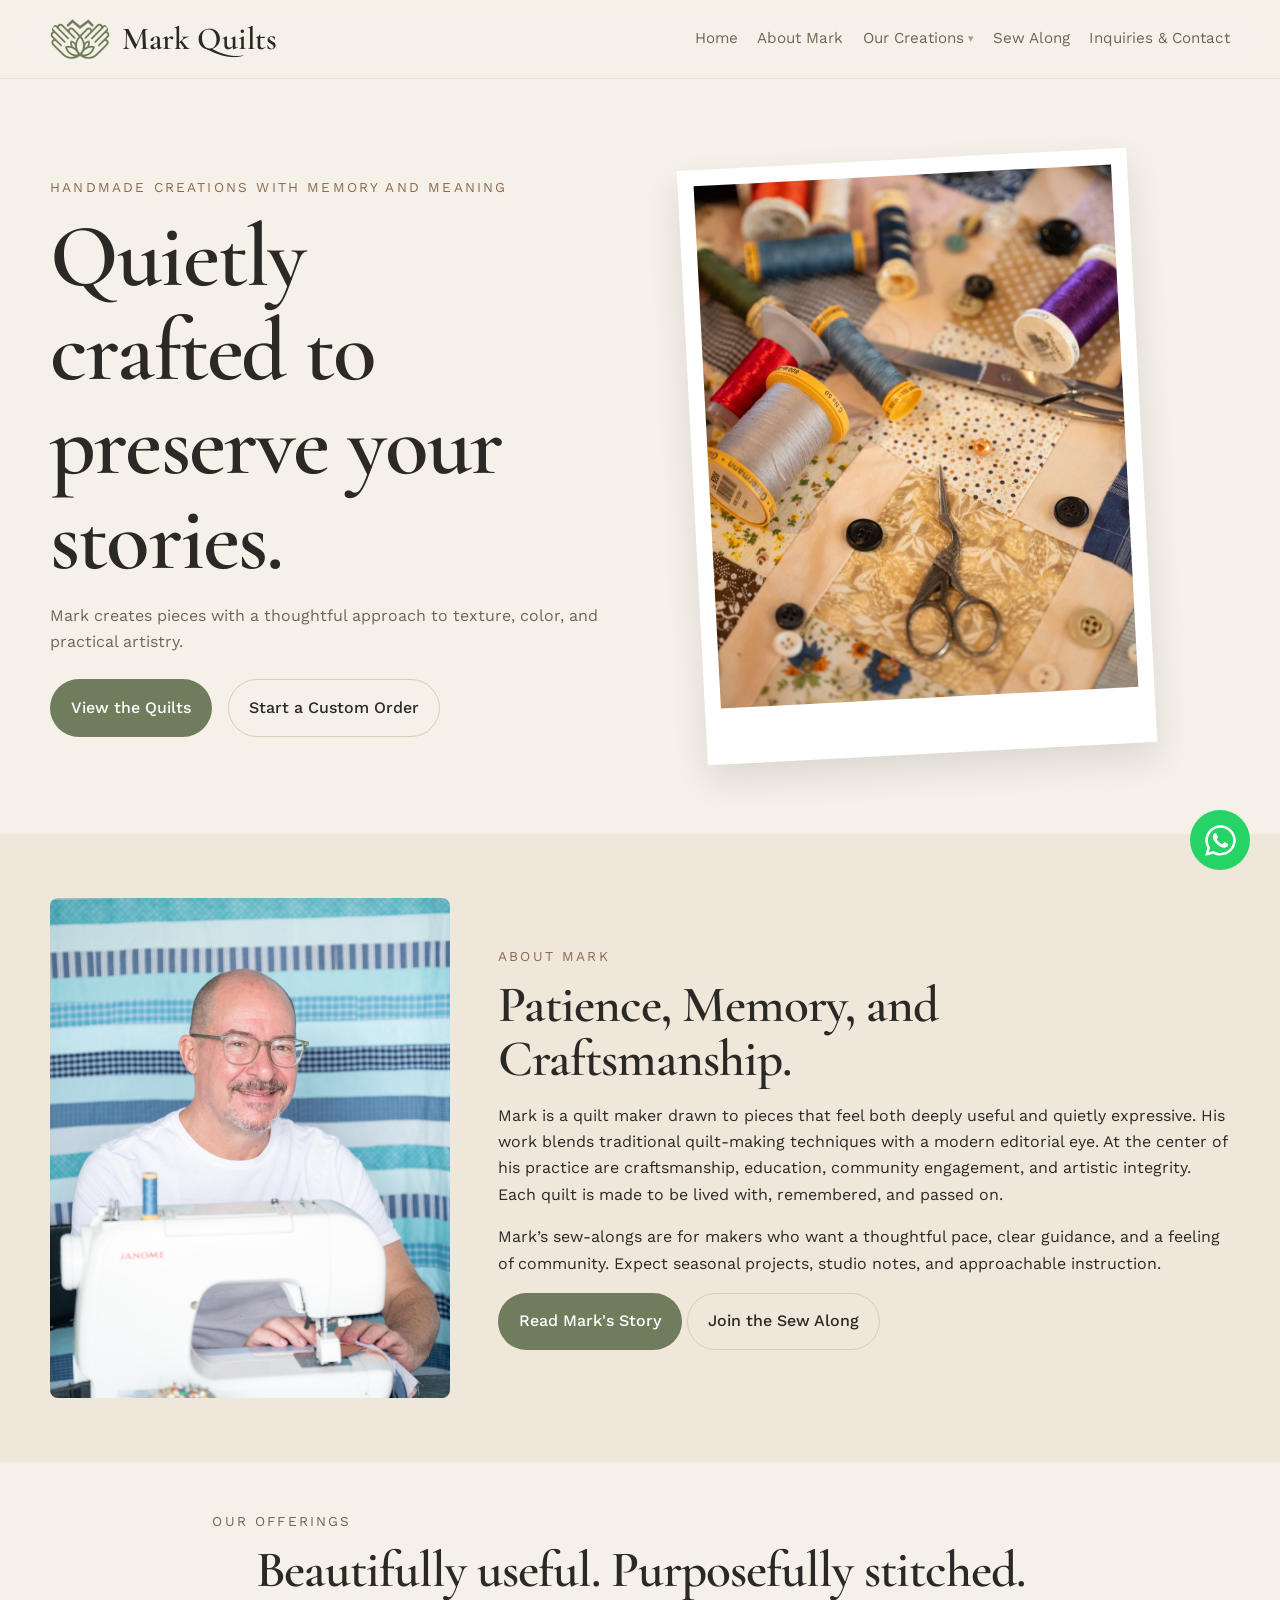
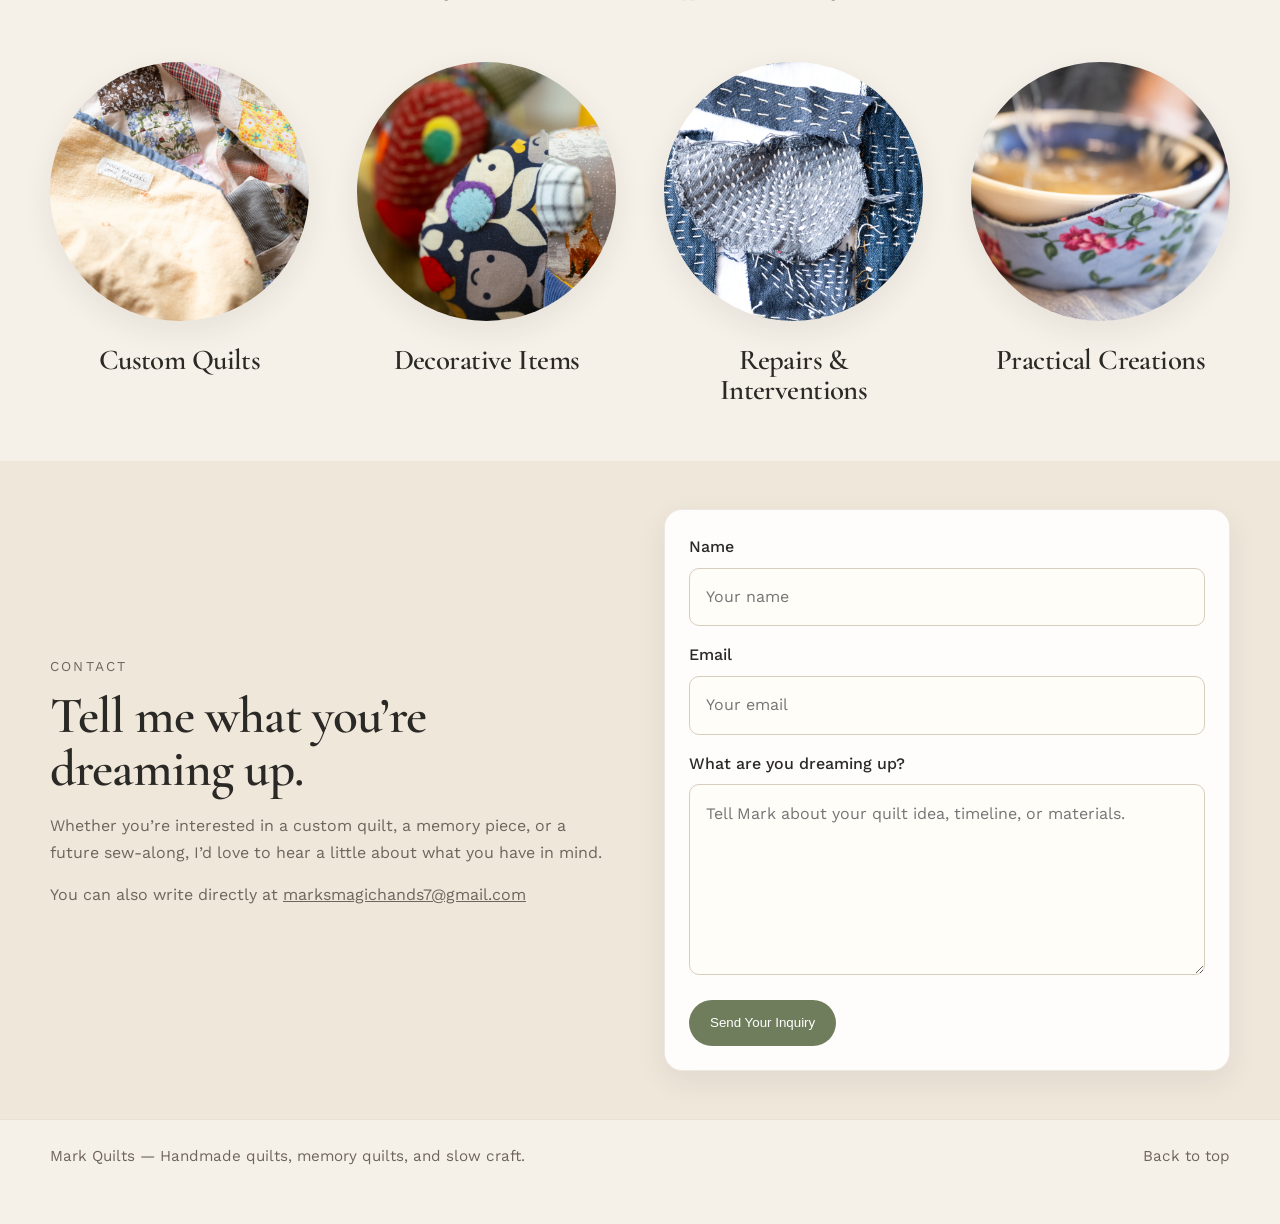
<file: index.html>
<!DOCTYPE html>
<html lang="en">

<head>
  <meta charset="UTF-8" />
  <meta name="viewport" content="width=device-width, initial-scale=1.0" />
  <title>Mark Quilts — Handmade Creations</title>
  <meta name="description"
    content="Handmade quilts and memory quilts by Mark. Crafted with care, warmth, and elegance." />
  <link rel="preconnect" href="https://fonts.googleapis.com">
  <link rel="preconnect" href="https://fonts.gstatic.com" crossorigin>
  <link
    href="https://fonts.googleapis.com/css2?family=Cormorant+Garamond:wght@500;600;700&family=Work+Sans:wght@400;500;600&display=swap"
    rel="stylesheet">
  <link rel="stylesheet" href="style.css" />
</head>

<body>
  <a class="skip-link" href="#main">Skip to content</a>
  <header class="site-header">
    <div class="container nav-wrap">
      <a href="/" class="site-branding" style="display: flex; align-items: center; gap: 12px; text-decoration: none;">
        <img src="assets/images/logo_green.png" alt="Mark Quilts logo"
          style="height: 40px; width: auto; mask: none; -webkit-mask: none;">
        <span class="brand">Mark Quilts</span>
      </a>

      <button class="menu-toggle" aria-expanded="false" aria-controls="site-nav" aria-label="Open menu">
        <span></span><span></span><span></span>
      </button>

      <nav id="site-nav" class="site-nav" aria-label="Primary navigation">
        <a href="index.html">Home</a>
        <a href="story.html">About Mark</a>

                <!-- New Dropdown Menu -->
                <div class="dropdown">
                    <a  class="dropdown-toggle">Our Creations</a>
                    <div class="dropdown-menu">
                        <a href="quilts.html">Custom Quilts</a>
                        <a href="decorative.html">Decorative Items</a>
                        <a href="alterations.html">Repairs & Interventions</a>
                        <a href="practical.html">Practical Creations</a>
                    </div>
                </div>

        <a href="sew.html">Sew Along</a>
         <a href="contact.html">Inquiries & Contact</a>
      </nav>

    </div>
  </header>
  <main id="main">

    <section id="home" class="hero section">
      <div class="container hero-grid" style="align-items: center;">
        <div class="hero-copy">
          <p class="eyebrow">Handmade creations with memory and meaning</p>
          <h1>Quietly crafted to preserve your stories.</h1>
          <p class="hero-text">
            Mark creates pieces with a thoughtful approach to texture, color,  
            and practical artistry.
          </p>
          <div class="hero-actions">
            <a class="btn btn-primary" href="quilts.html">View the Quilts</a>
            <a class="btn btn-secondary" href="contact.html">Start a Custom Order</a>
          </div>
        </div>

        <div class="hero-media" style="display: flex; justify-content: flex-start; padding: 2rem 2rem 2rem 0;">
          <!-- Polaroid Wrapper (Aligned left to close the gap) -->
          <div
            style="background: white; padding: 1rem 1rem 3.5rem 1rem; box-shadow: 0 15px 35px rgba(0,0,0,0.11); transform: rotate(-3deg); transition: transform 0.3s ease; max-width: 450px; width: 100%;">
            <img src="assets/images/hero-quilt.jpg" alt="A handmade quilt draped in a warm, softly lit room"
              loading="eager"
              style="width: 100%; aspect-ratio: 4/5; object-fit: cover; border-radius: 0 !important; margin: 0;">
          </div>
        </div>
      </div>
    </section>

    <section id="about" class="section section-soft" style="padding: 4rem 0;">
      <div class="container">
        <div class="about-grid" style="display: flex; align-items: center; gap: 3rem; flex-wrap: wrap;">

          <div class="about-image" style="flex: 1; min-width: 300px; max-width: 400px; margin: 0 auto;">
            <img src="assets/images/about-mark.jpg" alt="Mark working on a quilt in his studio"
              style="width: 100%; height: auto; border-radius: 8px; object-fit: cover; aspect-ratio: 4/5;">
          </div>

          <div class="about-content" style="flex: 1; min-width: 300px;">
            <p class="eyebrow">About Mark</p>
            <h2>Patience, Memory, and Craftsmanship.</h2>
            <p>
              Mark is a quilt maker drawn to pieces that feel both deeply useful and quietly expressive. His work blends
              traditional quilt-making techniques with a modern editorial eye. At the center of his practice are
              craftsmanship, education, community engagement, and artistic integrity. Each quilt is made to be lived
              with, remembered, and passed on.
            </p>
            <p>
              Mark’s sew-alongs are for makers who want a thoughtful pace, clear guidance, and a feeling of community.
              Expect seasonal projects, studio notes, and approachable instruction.
            </p>

            <!-- New Call to Action button -->
            <a href="story.html" class="btn btn-primary">Read Mark's Story</a>
            <a class="btn btn-secondary" href="sew.html">Join the Sew Along</a>
          </div>

        </div>
      </div>
    </section>

    <section id="quilts" class="section">
      <div class="container">
        <div class="section-heading" style="text-align: center; margin-bottom: 4rem;">
          <p class="eyebrow">Our Offerings</p>
          <h2>Beautifully useful. Purposefully stitched.</h2>
        </div>

        <div style="display: grid; grid-template-columns: repeat(auto-fit, minmax(220px, 1fr)); gap: 3rem;">

          <div style="text-align: center;">
            <a href="quilts.html" class="circle-link">
              <img src="assets/images/cat-quilts.jpg" alt="Quilts" class="circle-img">
              <div class="circle-overlay">
                <p class="circle-desc">Custom bed and memory quilts designed for your home.</p>
              </div>
            </a>
            <h3 class="circle-title" style="margin-top: 1.5rem;">
              <a href="quilts.html" style="text-decoration: none; color: #2B2926;">Custom Quilts</a>
            </h3>
          </div>

          <div style="text-align: center;">
            <a href="decorative.html" class="circle-link">
              <img src="assets/images/Mark-60.jpg" alt="Decorative Quilts" class="circle-img">
              <div class="circle-overlay">
                <p class="circle-desc">Wall hangings and artful touches for quiet spaces.</p>
              </div>
            </a>
            <h3 class="circle-title" style="margin-top: 1.5rem;">
              <a href="decorative.html" style="text-decoration: none; color: #2B2926;">Decorative Items</a>
            </h3>
          </div>

          <div style="text-align: center;">
            <a href="alterations.html" class="circle-link">
              <img src="assets/images/Mark-80.jpg" alt="Alterations" class="circle-img">
              <div class="circle-overlay">
                <p class="circle-desc">Visible mending and thoughtful repairs to loved textiles.</p>
              </div>
            </a>
            <h3 class="circle-title" style="margin-top: 1.5rem;">
              <a href="alterations.html" style="text-decoration: none; color: #2B2926;">Repairs & Interventions</a>
            </h3>
          </div>

          <div style="text-align: center;">
            <a href="practical.html" class="circle-link">
              <img src="assets/images/Mark-50.jpg" alt="Practical Creations" class="circle-img">
              <div class="circle-overlay">
                <p class="circle-desc">Everyday objects made beautiful, from bags to coasters.</p>
              </div>
            </a>
            <h3 class="circle-title" style="margin-top: 1.5rem;">
              <a href="practical.html" style="text-decoration: none; color: #2B2926;">Practical Creations</a>
            </h3>
          </div>

        </div>

      </div>
      </div>
    </section>

    <section id="contact" class="section section-soft">
  <div class="container contact-grid">
    <div class="contact-copy">
      <p class="eyebrow">Contact</p>
      <h2>Tell me what you’re dreaming up.</h2>
      <p>
        Whether you’re interested in a custom quilt, a memory piece, or a future sew-along,
        I’d love to hear a little about what you have in mind.
      </p>
      <p class="contact-note">You can also write directly at <a href="mailto:marksmagichands7@gmail.com">marksmagichands7@gmail.com</a></p>
    </div>

    <form class="contact-form">
      <label for="name">Name</label>
      <input id="name" name="name" type="text" placeholder="Your name" />

      <label for="email">Email</label>
      <input id="email" name="email" type="email" placeholder="Your email" />

      <label for="message">What are you dreaming up?</label>
      <textarea id="message" name="message" rows="6" placeholder="Tell Mark about your quilt idea, timeline, or materials."></textarea>

      <button class="btn btn-primary" type="submit">Send Your Inquiry</button>
    </form>
  </div>
  
  <!-- Botón Flotante de WhatsApp con Animación -->
  <a href="https://wa.me/525536543049?text=Hola,%20me%20interesa%20tu%20servicio" class="whatsapp-btn-pulse" target="_blank" rel="noopener noreferrer">
    <svg xmlns="http://www.w3.org/2000/svg" viewBox="0 0 448 512" fill="currentColor">
      <path d="M380.9 97.1C339 55.1 283.2 32 223.9 32c-122.4 0-222 99.6-222 222 0 39.1 10.2 77.3 29.6 111L0 480l117.7-30.9c32.4 17.7 68.9 27 106.1 27h.1c122.3 0 224.1-99.6 224.1-222 0-59.3-25.2-115-67.1-157.1zm-157 341.6c-33.2 0-65.7-8.9-94-25.7l-6.7-4-69.8 18.3L72 359.2l-4.4-7c-18.5-29.4-28.2-63.3-28.2-98.2 0-101.7 82.8-184.5 184.6-184.5 49.3 0 95.6 19.2 130.4 54.1 34.8 34.9 56.2 81.2 56.1 130.5 0 101.8-84.9 184.6-186.6 184.6zm101.2-138.2c-5.5-2.8-32.8-16.2-37.9-18-5.1-1.9-8.8-2.8-12.5 2.8-3.7 5.6-14.3 18-17.6 21.8-3.2 3.7-6.5 4.2-12 1.4-32.6-16.3-54-29.1-75.5-66-5.7-9.8 5.7-9.1 16.3-30.3 1.8-3.7.9-6.9-.5-9.7-1.4-2.8-12.5-30.1-17.1-41.2-4.5-10.8-9.1-9.3-12.5-9.5-3.2-.2-6.9-.2-10.6-.2-3.7 0-9.7 1.4-14.8 6.9-5.1 5.6-19.4 19-19.4 46.3 0 27.3 19.9 53.7 22.6 57.4 2.8 3.7 39.1 59.7 94.8 83.8 35.2 15.2 49 16.5 66.6 13.9 10.7-1.6 32.8-13.4 37.4-26.4 4.6-13 4.6-24.1 3.2-26.4-1.3-2.5-5-3.9-10.5-6.6z"/>
    </svg>
  </a>
</section>



    
  </main>
  <footer class="site-footer">
    <div class="container footer-wrap">
      <p>Mark Quilts — Handmade quilts, memory quilts, and slow craft.</p>
      <p><a href="index.html">Back to top</a></p>
    </div>
  </footer>
  <script src="script.js" defer></script>
</body>

</html>
</file>
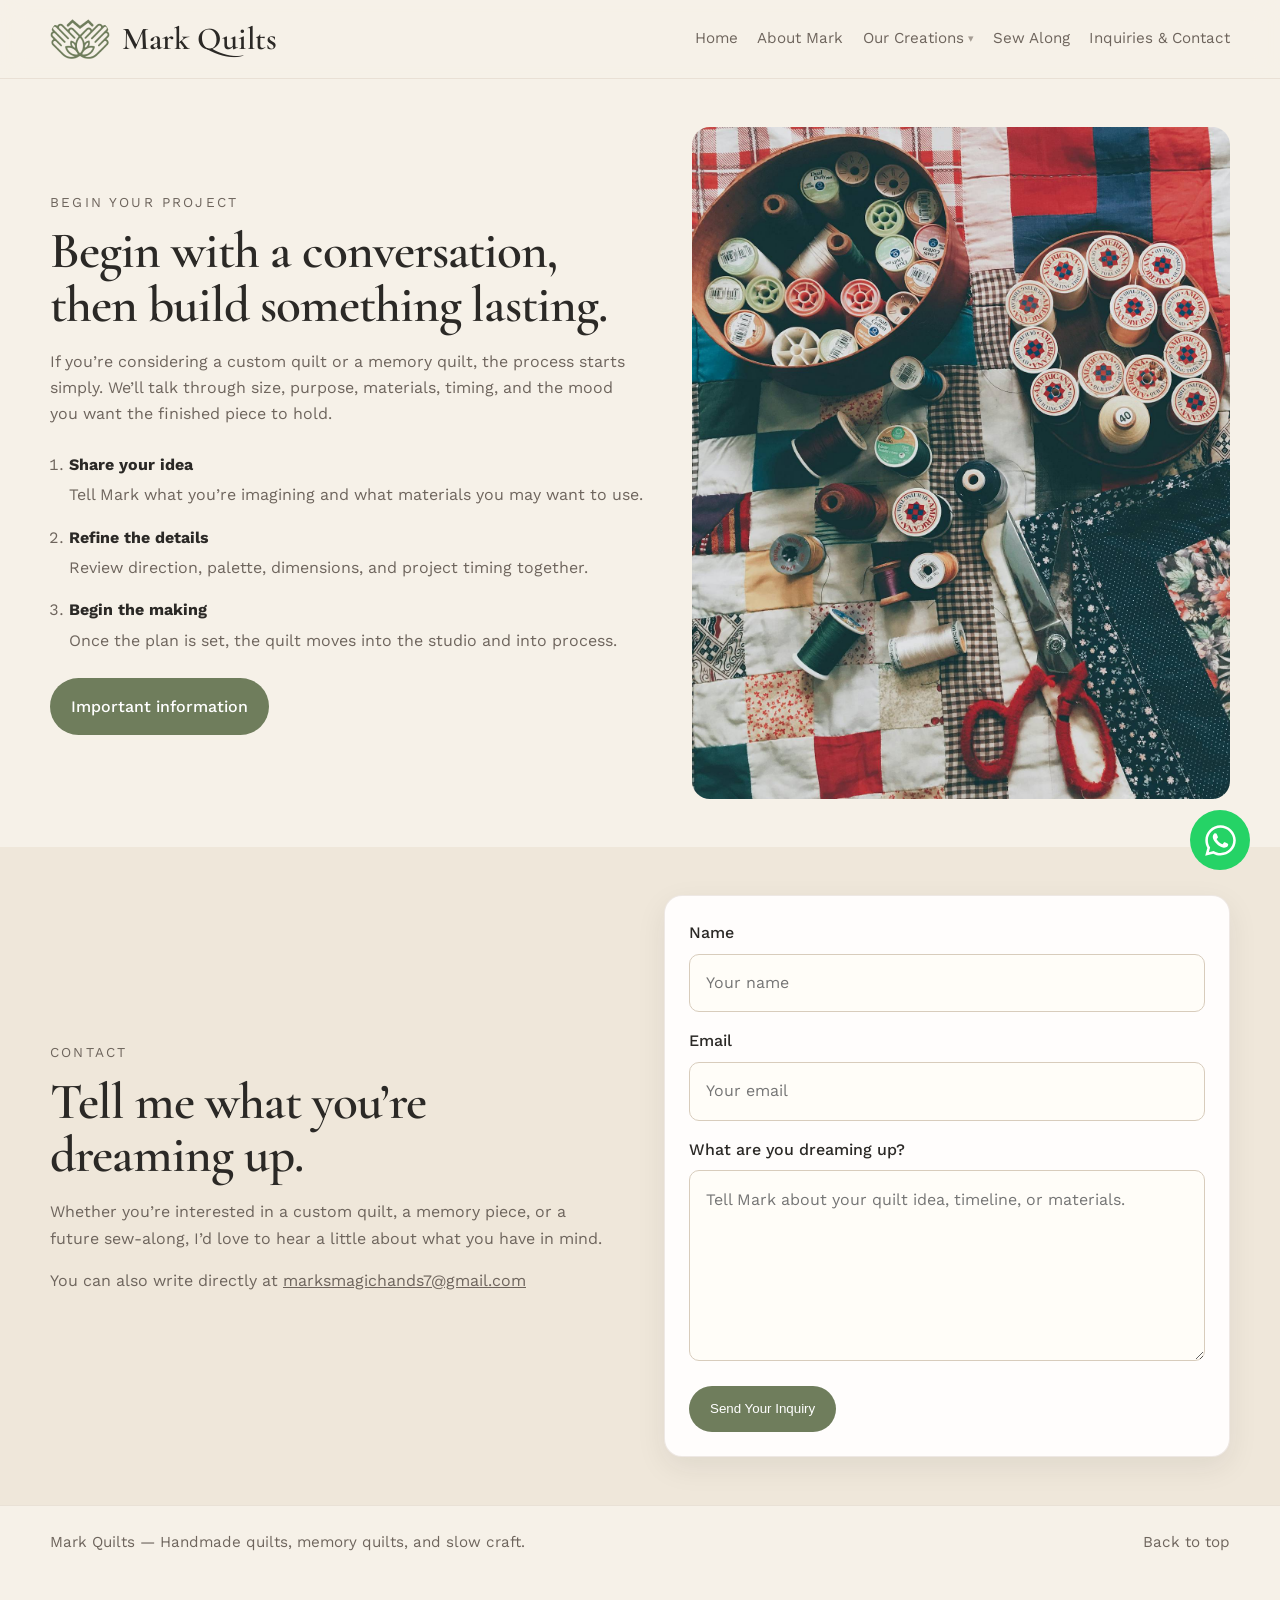
<file: contact.html>
<!DOCTYPE html>
<html lang="en">
<head>
  <meta charset="UTF-8" />
  <meta name="viewport" content="width=device-width, initial-scale=1.0" />
  <title>Mark Quilts — Handmade Quilts & Memory Quilts</title>
  <meta name="description" content="Handmade quilts and memory quilts by Mark. Crafted with care, warmth, and a cottagecore editorial aesthetic." />
  <link rel="preconnect" href="https://fonts.googleapis.com">
  <link rel="preconnect" href="https://fonts.gstatic.com" crossorigin>
  <link href="https://fonts.googleapis.com/css2?family=Cormorant+Garamond:wght@500;600;700&family=Work+Sans:wght@400;500;600&display=swap" rel="stylesheet">
  <link rel="stylesheet" href="style.css" />
</head>
<body>
    <a class="skip-link" href="#main">Skip to content</a>
    <header class="site-header">
    <div class="container nav-wrap">
    <a href="/" class="site-branding" style="display: flex; align-items: center; gap: 12px; text-decoration: none;">
      <img src="assets/images/logo_green.png" alt="Mark Quilts logo" style="height: 40px; width: auto; mask: none; -webkit-mask: none;">
      <span class="brand">Mark Quilts</span>
    </a>

    <button class="menu-toggle" aria-expanded="false" aria-controls="site-nav" aria-label="Open menu">
        <span></span><span></span><span></span>
      </button>

      <nav id="site-nav" class="site-nav" aria-label="Primary navigation">
        <a href="index.html">Home</a>
        <a href="story.html">About Mark</a>
        
                <!-- New Dropdown Menu -->
                <div class="dropdown">
                    <a  class="dropdown-toggle">Our Creations</a>
                    <div class="dropdown-menu">
                        <a href="quilts.html">Custom Quilts</a>
                        <a href="decorative.html">Decorative Items</a>
                        <a href="alterations.html">Repairs & Interventions</a>
                        <a href="practical.html">Practical Creations</a>
                    </div>
                </div>

        
        <a href="sew.html">Sew Along</a>
        <!-- <a href="gallery.html">Photo Gallery</a> 
        <a href="order.html">Order Now</a>-->
        <a href="contact.html">Inquiries & Contact</a>
      </nav>
    </div>
  </header>
    <main id="main">
        
    

    <section id="order" class="section">
      <div class="container order-grid">
        <div class="order-copy">
          <p class="eyebrow">Begin your project</p>
          <h2>Begin with a conversation, then build something lasting.</h2>
          <p>
            If you’re considering a custom quilt or a memory quilt, the process starts simply.
            We’ll talk through size, purpose, materials, timing, and the mood you want the finished piece to hold.
          </p>

          <ol class="steps">
            <li><strong>Share your idea</strong><span>Tell Mark what you’re imagining and what materials you may want to use.</span></li>
            <li><strong>Refine the details</strong><span>Review direction, palette, dimensions, and project timing together.</span></li>
            <li><strong>Begin the making</strong><span>Once the plan is set, the quilt moves into the studio and into process.</span></li>
          </ol>

          <a class="btn btn-primary" href="#contact">Important information</a>
        </div>

        <div class="order-image">
          <img src="assets/images/quilt-04.jpg" alt="A finished quilt folded over a chair near a window" width="850" height="1000" loading="lazy">
        </div>
      </div>
    </section>

   

    <section id="contact" class="section section-soft">
      <div class="container contact-grid">
        <div class="contact-copy">
          <p class="eyebrow">Contact</p>
          <h2>Tell me what you’re dreaming up.</h2>
          <p>
            Whether you’re interested in a custom quilt, a memory piece, or a future sew-along,
            I’d love to hear a little about what you have in mind.
          </p>
          <p class="contact-note">You can also write directly at <a href="mailto:marksmagichands7@gmail.com">marksmagichands7@gmail.com</a></p>
        </div>

        <form class="contact-form">
          <label for="name">Name</label>
          <input id="name" name="name" type="text" placeholder="Your name" />

          <label for="email">Email</label>
          <input id="email" name="email" type="email" placeholder="Your email" />

          <label for="message">What are you dreaming up?</label>
          <textarea id="message" name="message" rows="6" placeholder="Tell Mark about your quilt idea, timeline, or materials."></textarea>

          <button class="btn btn-primary" type="submit">Send Your Inquiry</button>
        </form>
      </div>

 <!-- Botón Flotante de WhatsApp con Animación -->
  <a href="https://wa.me/525536543049?text=Hola,%20me%20interesa%20tu%20servicio" class="whatsapp-btn-pulse" target="_blank" rel="noopener noreferrer">
    <svg xmlns="http://www.w3.org/2000/svg" viewBox="0 0 448 512" fill="currentColor">
      <path d="M380.9 97.1C339 55.1 283.2 32 223.9 32c-122.4 0-222 99.6-222 222 0 39.1 10.2 77.3 29.6 111L0 480l117.7-30.9c32.4 17.7 68.9 27 106.1 27h.1c122.3 0 224.1-99.6 224.1-222 0-59.3-25.2-115-67.1-157.1zm-157 341.6c-33.2 0-65.7-8.9-94-25.7l-6.7-4-69.8 18.3L72 359.2l-4.4-7c-18.5-29.4-28.2-63.3-28.2-98.2 0-101.7 82.8-184.5 184.6-184.5 49.3 0 95.6 19.2 130.4 54.1 34.8 34.9 56.2 81.2 56.1 130.5 0 101.8-84.9 184.6-186.6 184.6zm101.2-138.2c-5.5-2.8-32.8-16.2-37.9-18-5.1-1.9-8.8-2.8-12.5 2.8-3.7 5.6-14.3 18-17.6 21.8-3.2 3.7-6.5 4.2-12 1.4-32.6-16.3-54-29.1-75.5-66-5.7-9.8 5.7-9.1 16.3-30.3 1.8-3.7.9-6.9-.5-9.7-1.4-2.8-12.5-30.1-17.1-41.2-4.5-10.8-9.1-9.3-12.5-9.5-3.2-.2-6.9-.2-10.6-.2-3.7 0-9.7 1.4-14.8 6.9-5.1 5.6-19.4 19-19.4 46.3 0 27.3 19.9 53.7 22.6 57.4 2.8 3.7 39.1 59.7 94.8 83.8 35.2 15.2 49 16.5 66.6 13.9 10.7-1.6 32.8-13.4 37.4-26.4 4.6-13 4.6-24.1 3.2-26.4-1.3-2.5-5-3.9-10.5-6.6z"/>
    </svg>
  </a>

    </section>
  
    </main>
    <footer class="site-footer">
    <div class="container footer-wrap">
      <p>Mark Quilts — Handmade quilts, memory quilts, and slow craft.</p>
      <p><a href="index.html">Back to top</a></p>
    </div>
  </footer>
    <script src="script.js" defer></script>
</body>
</html>
</file>
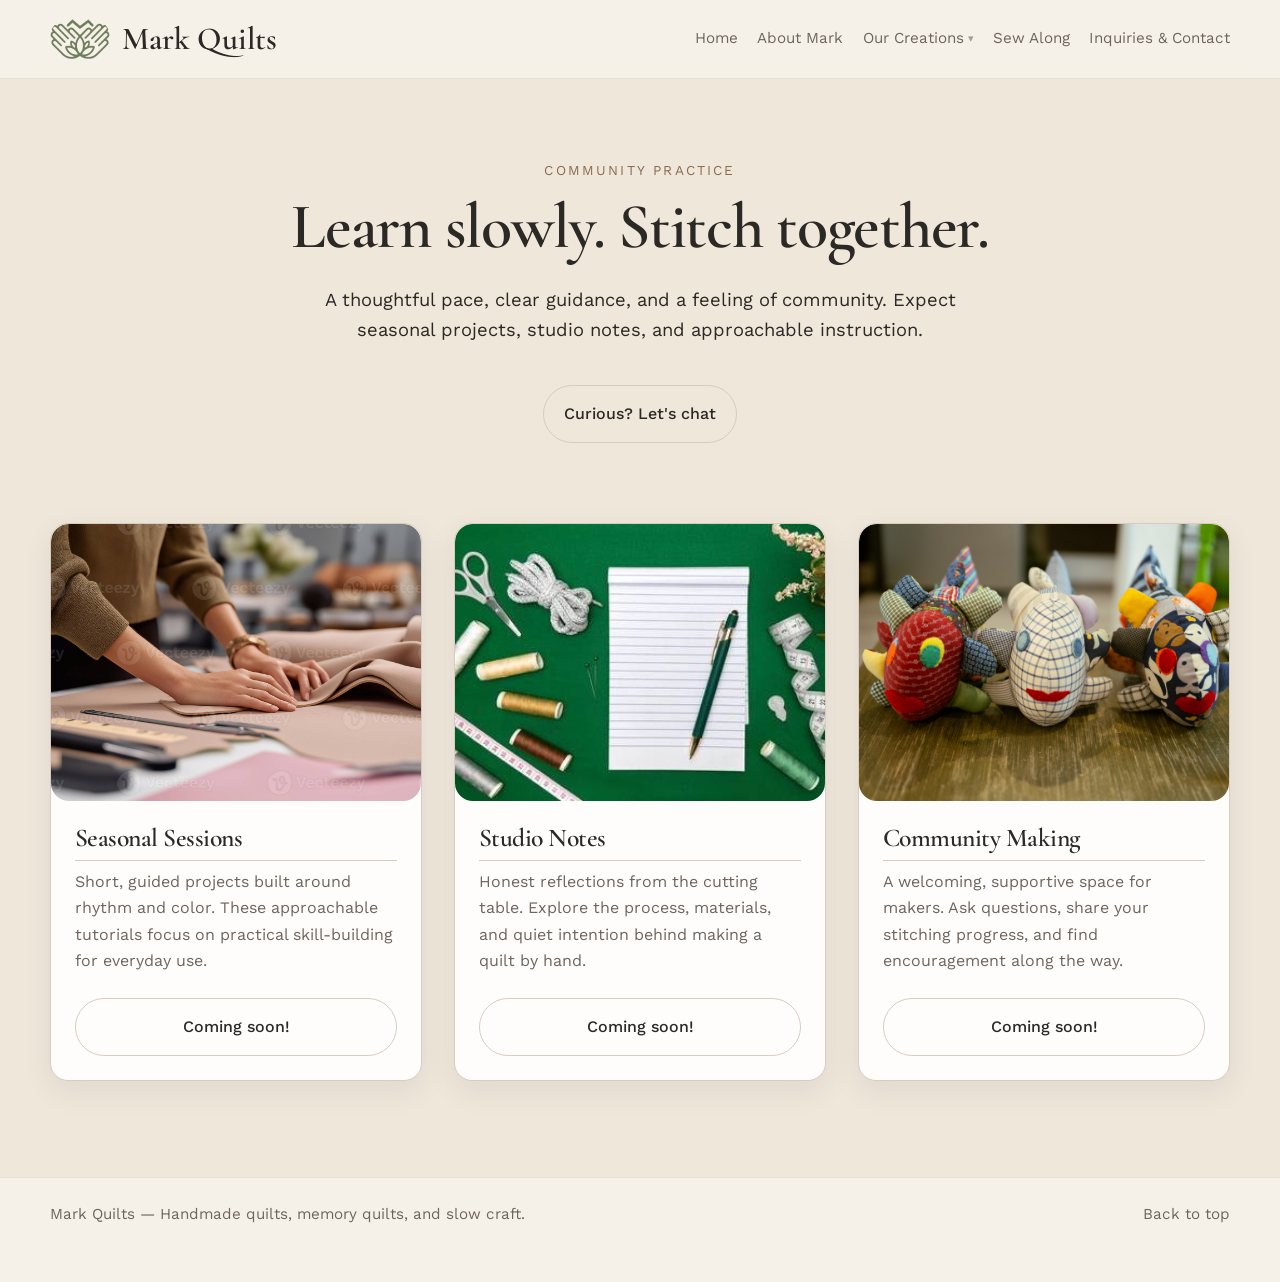
<file: sew.html>
<!DOCTYPE html>
<html lang="en">
<head>
  <meta charset="UTF-8" />
  <meta name="viewport" content="width=device-width, initial-scale=1.0" />
  <title>Mark Quilts — Handmade Quilts & Memory Quilts</title>
  <meta name="description" content="Handmade quilts and memory quilts by Mark. Crafted with care, warmth, and a cottagecore editorial aesthetic." />
  <link rel="preconnect" href="https://fonts.googleapis.com">
  <link rel="preconnect" href="https://fonts.gstatic.com" crossorigin>
  <link href="https://fonts.googleapis.com/css2?family=Cormorant+Garamond:wght@500;600;700&family=Work+Sans:wght@400;500;600&display=swap" rel="stylesheet">
  <link rel="stylesheet" href="style.css" />
</head>
<body>
    <a class="skip-link" href="#main">Skip to content</a>
    <header class="site-header">
    <div class="container nav-wrap">
    <a href="/" class="site-branding" style="display: flex; align-items: center; gap: 12px; text-decoration: none;">
      <img src="assets/images/logo_green.png" alt="Mark Quilts logo" style="height: 40px; width: auto; mask: none; -webkit-mask: none;">
      <span class="brand">Mark Quilts</span>
    </a>

    <button class="menu-toggle" aria-expanded="false" aria-controls="site-nav" aria-label="Open menu">
        <span></span><span></span><span></span>
      </button>


      <nav id="site-nav" class="site-nav" aria-label="Primary navigation">
        <a href="index.html">Home</a>
        <a href="story.html">About Mark</a>
        
                <!-- New Dropdown Menu -->
                <div class="dropdown">
                    <a  class="dropdown-toggle">Our Creations</a>
                    <div class="dropdown-menu">
                        <a href="quilts.html">Custom Quilts</a>
                        <a href="decorative.html">Decorative Items</a>
                        <a href="alterations.html">Repairs & Interventions</a>
                        <a href="practical.html">Practical Creations</a>
                    </div>
                </div>

        
        <a href="sew.html">Sew Along</a>
        <!-- <a href="gallery.html">Photo Gallery</a> 
        <a href="order.html">Order Now</a>-->
        <a href="contact.html">Inquiries & Contact</a>
      </nav>

    
    </div>
  </header>



     <main id="main">
    <section id="sewalong" class="section section-soft" style="padding-top: 5rem; padding-bottom: 6rem;">
      <div class="container">
        
        <!-- Header Text -->
        <div style="text-align: center; max-width: 700px; margin: 0 auto 5rem auto;">
          <p class="eyebrow" style="color: var(--clay);">Community Practice</p>
          <h1 style="font-size: clamp(2.5rem, 5vw, 4rem); margin-bottom: 1.5rem; max-width: none;">Learn slowly. Stitch together.</h1>
          <p style="font-size: 1.15rem; color: var(--text); margin-bottom: 2.5rem;">
            A thoughtful pace, clear guidance, and a feeling of community. Expect seasonal projects, studio notes, and approachable instruction.
          </p>
          <a class="btn btn-secondary" href="contact.html">Curious? Let's chat</a>
        </div>

        <!-- 3-Column Grid Layout -->
        <div style="display: grid; grid-template-columns: repeat(auto-fit, minmax(280px, 1fr)); gap: 2rem; align-items: start;">
          

                    <article style="background: var(--surface); border: 1px solid var(--line); border-radius: var(--radius); box-shadow: var(--shadow); overflow: hidden; display: flex; flex-direction: column;">
            <div style="margin-bottom: 0;">
              <img src="assets/images/sew-seasonal.jpg" alt="Hands folding fabric" style="width: 100%; aspect-ratio: 4/3; object-fit: cover; transition: transform 0.3s ease; display: block;">
            </div>
            <div style="padding: 1.5rem; display: flex; flex-direction: column; flex-grow: 1;">
              <h3 style="font-size: 1.6rem; margin-bottom: 0.5rem; border-bottom: 1px solid var(--line); padding-bottom: 0.5rem;">Seasonal Sessions</h3>
              <p style="color: var(--muted); margin-bottom: 1.5rem; min-height: 3rem; flex-grow: 1;">Short, guided projects built around rhythm and color. These approachable tutorials focus on practical skill-building for everyday use.</p>
              <a href="#" class="btn btn-secondary" style="width: 100%; margin-top: auto;">Coming soon!</a>
            </div>
          </article>

          <article style="background: var(--surface); border: 1px solid var(--line); border-radius: var(--radius); box-shadow: var(--shadow); overflow: hidden; display: flex; flex-direction: column;">
            <div style="margin-bottom: 0;">
              <img src="assets/images/sew-notes.jpg" alt="A notebook and sewing tools" style="width: 100%; aspect-ratio: 4/3; object-fit: cover; transition: transform 0.3s ease; display: block;">
            </div>
            <div style="padding: 1.5rem; display: flex; flex-direction: column; flex-grow: 1;">
              <h3 style="font-size: 1.6rem; margin-bottom: 0.5rem; border-bottom: 1px solid var(--line); padding-bottom: 0.5rem;">Studio Notes</h3>
              <p style="color: var(--muted); margin-bottom: 1.5rem; min-height: 3rem; flex-grow: 1;">Honest reflections from the cutting table. Explore the process, materials, and quiet intention behind making a quilt by hand.</p>
              <a href="#" class="btn btn-secondary" style="width: 100%; margin-top: auto;">Coming soon!</a>
            </div>
          </article>

          <article style="background: var(--surface); border: 1px solid var(--line); border-radius: var(--radius); box-shadow: var(--shadow); overflow: hidden; display: flex; flex-direction: column;">
            <div style="margin-bottom: 0;">
              <img src="assets/images/sew-community.jpg" alt="People gathering around a quilt" style="width: 100%; aspect-ratio: 4/3; object-fit: cover; transition: transform 0.3s ease; display: block;">
            </div>
            <div style="padding: 1.5rem; display: flex; flex-direction: column; flex-grow: 1;">
              <h3 style="font-size: 1.6rem; margin-bottom: 0.5rem; border-bottom: 1px solid var(--line); padding-bottom: 0.5rem;">Community Making</h3>
              <p style="color: var(--muted); margin-bottom: 1.5rem; min-height: 3rem; flex-grow: 1;">A welcoming, supportive space for makers. Ask questions, share your stitching progress, and find encouragement along the way.</p>
              <a href="#" class="btn btn-secondary" style="width: 100%; margin-top: auto;">Coming soon!</a>
            </div>
          </article>



          <!-- Con padding
          <article style="background: var(--surface); border: 1px solid var(--line); padding: 1.5rem; border-radius: var(--radius); box-shadow: var(--shadow);">
            <div style="overflow: hidden; border-radius: var(--radius-sm); margin-bottom: 1.5rem;">
              <img src="assets/images/sew-seasonal.jpg" alt="Hands folding fabric" style="width: 100%; aspect-ratio: 4/3; object-fit: cover; transition: transform 0.3s ease;">
            </div>
            <h3 style="font-size: 1.6rem; margin-bottom: 0.5rem; border-bottom: 1px solid var(--line); padding-bottom: 0.5rem;">Seasonal Sessions</h3>
            <p style="color: var(--muted); margin-bottom: 1.5rem; min-height: 3rem;">Short, guided projects built around rhythm and color. These approachable tutorials focus on practical skill-building for everyday use.</p>
            <a href="#" class="btn btn-secondary" style="width: 100%;">Explore</a>
          </article>

          <article style="background: var(--surface); border: 1px solid var(--line); padding: 1.5rem; border-radius: var(--radius); box-shadow: var(--shadow);">
            <div style="overflow: hidden; border-radius: var(--radius-sm); margin-bottom: 1.5rem;">
              <img src="assets/images/sew-notes.jpg" alt="A notebook and sewing tools" style="width: 100%; aspect-ratio: 4/3; object-fit: cover; transition: transform 0.3s ease;">
            </div>
            <h3 style="font-size: 1.6rem; margin-bottom: 0.5rem; border-bottom: 1px solid var(--line); padding-bottom: 0.5rem;">Studio Notes</h3>
            <p style="color: var(--muted); margin-bottom: 1.5rem; min-height: 3rem;">Honest reflections from the cutting table. Explore the process, materials, and quiet intention behind making a quilt by hand.</p>
            <a href="#" class="btn btn-secondary" style="width: 100%;">Read</a>
          </article>

          <article style="background: var(--surface); border: 1px solid var(--line); padding: 1.5rem; border-radius: var(--radius); box-shadow: var(--shadow);">
            <div style="overflow: hidden; border-radius: var(--radius-sm); margin-bottom: 1.5rem;">
              <img src="assets/images/sew-community.jpg" alt="People gathering around a quilt" style="width: 100%; aspect-ratio: 4/3; object-fit: cover; transition: transform 0.3s ease;">
            </div>
            <h3 style="font-size: 1.6rem; margin-bottom: 0.5rem; border-bottom: 1px solid var(--line); padding-bottom: 0.5rem;">Community Making</h3>
            <p style="color: var(--muted); margin-bottom: 1.5rem; min-height: 3rem;">A welcoming, supportive space for makers. Ask questions, share your stitching progress, and find encouragement along the way.</p>
            <a href="#" class="btn btn-secondary" style="width: 100%;">Join us</a>
          </article>

        -->

        </div>

      </div>
    </section>
  </main>




    <footer class="site-footer">
    <div class="container footer-wrap">
      <p>Mark Quilts — Handmade quilts, memory quilts, and slow craft.</p>
      <p><a href="index.html">Back to top</a></p>
    </div>
  </footer>
    <script src="script.js" defer></script>
</body>
</html>
</file>
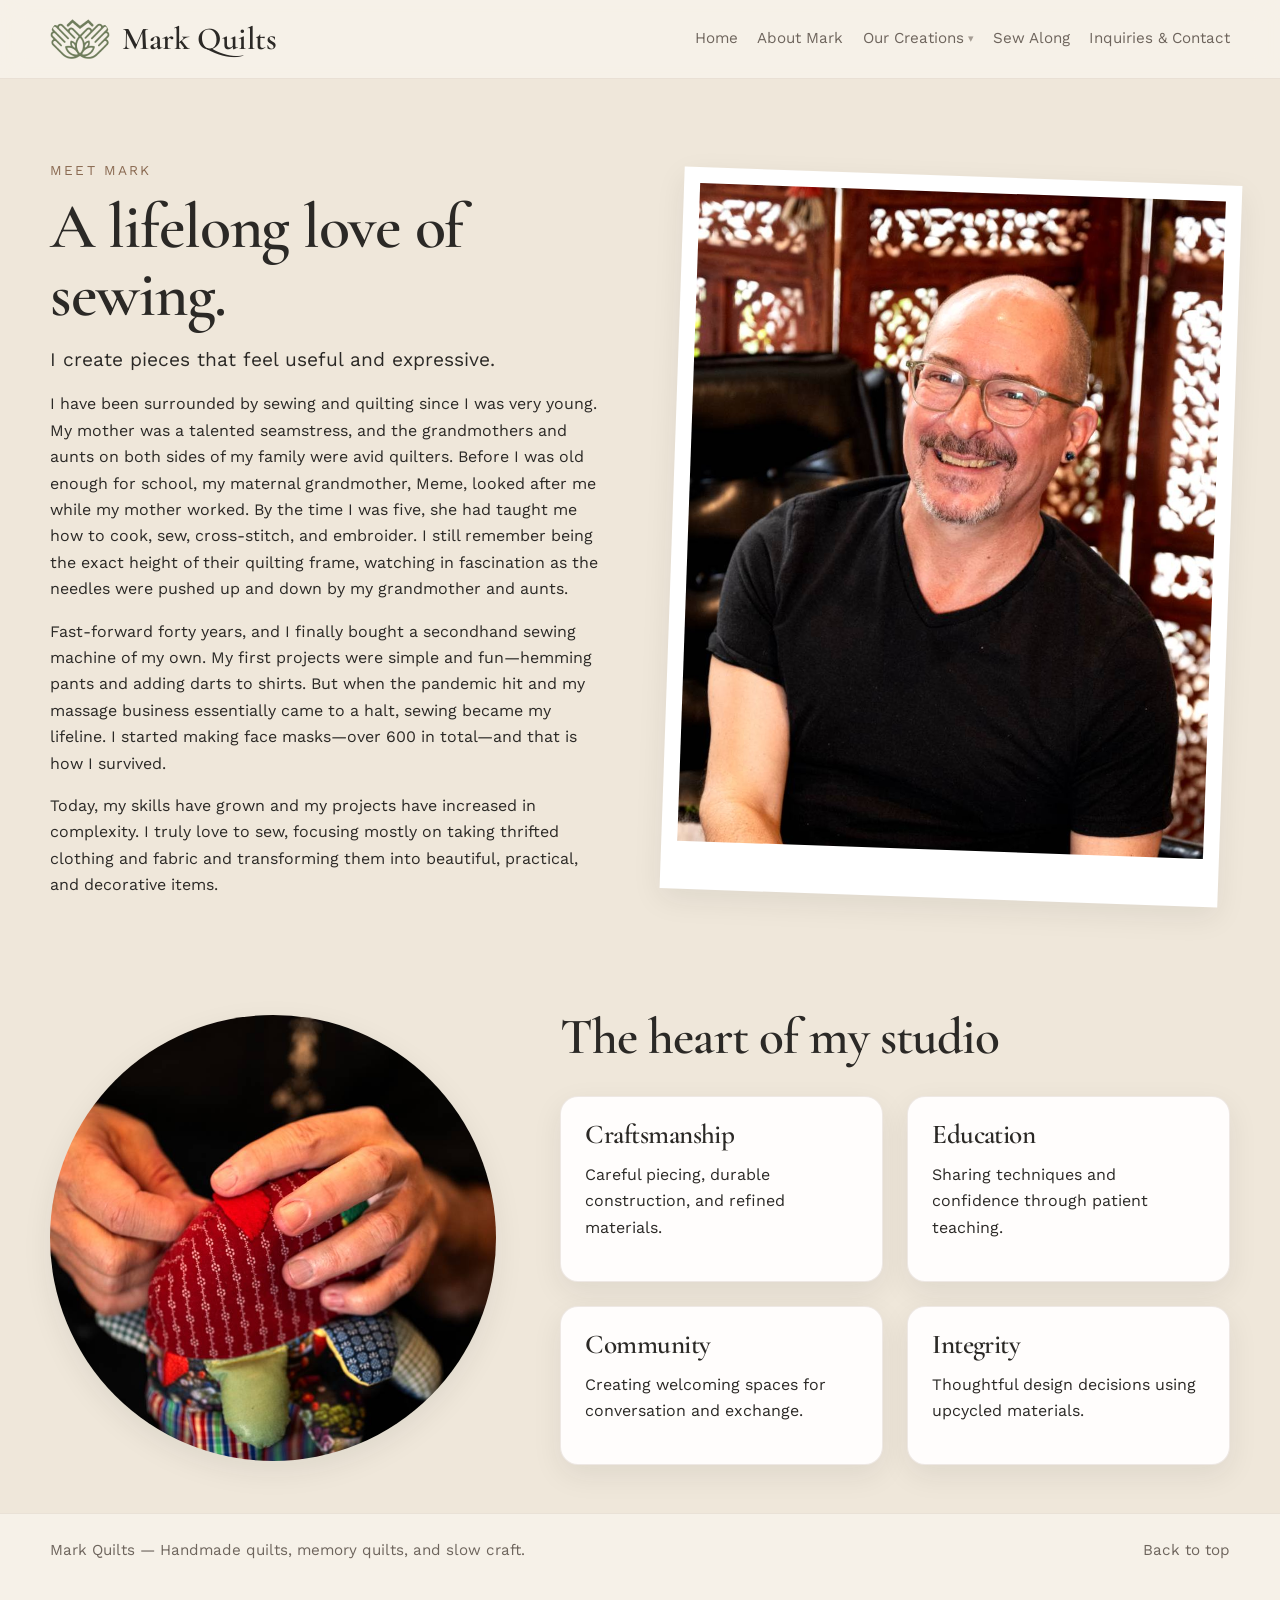
<file: story.html>
<!DOCTYPE html>
<html lang="en">

<head>
  <meta name="viewport" content="width=device-width, initial-scale=1.0">
  <meta charset="UTF-8">
  <title>Story - Mark Quilts</title>
  <link rel="stylesheet" href="style.css">
  <link
    href="https://fonts.googleapis.com/css2?family=Cormorant+Garamond:wght@400;600&family=Work+Sans:wght@400;500&display=swap"
    rel="stylesheet">

<style id="mobile-responsive-patch">
html{box-sizing:border-box;-webkit-text-size-adjust:100%;}
*,*::before,*::after{box-sizing:inherit;}
img,video,iframe,canvas,svg{max-width:100%;height:auto;}
body{overflow-x:hidden;}
@media (max-width: 900px){
  body{padding-left:16px !important;padding-right:16px !important;}
  .container,.wrapper,.content,.section,main,header,footer,nav{width:100% !important;max-width:100% !important;}
  [style*="width:"]{max-width:100% !important;}
  [style*="display: grid"],[style*="display:grid"]{grid-template-columns:1fr !important;}
  [style*="display: flex"],[style*="display:flex"]{flex-direction:column !important;}
  h1{font-size:clamp(2rem,8vw,3rem) !important;line-height:1.1 !important;}
  h2{font-size:clamp(1.5rem,6vw,2.25rem) !important;line-height:1.15 !important;}
  h3{font-size:clamp(1.2rem,5vw,1.6rem) !important;}
  p,li,a,button,input,textarea{font-size:1rem !important;}
  section,header,footer,main,article,aside{padding-left:0 !important;padding-right:0 !important;}
}
@media (max-width: 640px){
  body{padding-left:12px !important;padding-right:12px !important;}
  [style*="grid-template-columns"]{grid-template-columns:1fr !important;}
  [style*="columns:"]{columns:1 !important;}
  [style*="position: absolute"],[style*="position:absolute"]{max-width:100% !important;}
  table{display:block;overflow-x:auto;white-space:nowrap;}
  br{display:none;}
}
</style>

</head>

<body>

  <!-- UPDATED HEADER FROM INDEX -->
  <header class="site-header">
    <div class="container nav-wrap">
      <a href="/" class="site-branding" style="display: flex; align-items: center; gap: 12px; text-decoration: none;">
        <img src="assets/images/logo_green.png" alt="Mark Quilts logo"
          style="height: 40px; width: auto; mask: none; -webkit-mask: none;">
        <span class="brand">Mark Quilts</span>
      </a>

      <button class="menu-toggle" aria-expanded="false" aria-controls="site-nav" aria-label="Open menu">
        <span></span><span></span><span></span>
      </button>

      <nav id="site-nav" class="site-nav" aria-label="Primary navigation">
        <a href="index.html">Home</a>
        <a href="story.html">About Mark</a>

                <!-- New Dropdown Menu -->
                <div class="dropdown">
                    <a  class="dropdown-toggle">Our Creations</a>
                    <div class="dropdown-menu">
                        <a href="quilts.html">Custom Quilts</a>
                        <a href="decorative.html">Decorative Items</a>
                        <a href="alterations.html">Repairs & Interventions</a>
                        <a href="practical.html">Practical Creations</a>
                    </div>
                </div>

        <a href="sew.html">Sew Along</a>
         <a href="contact.html">Inquiries & Contact</a>
      </nav>

    </div>
  </header>

  <main id="main">
    <section id="about" class="section section-soft" style="padding-top: 5rem;">
      <div class="container">

        <!-- Top Section: Text left, Image Right -->
        <div style="display: flex; flex-wrap: wrap; gap: 4rem; align-items: center; margin-bottom: 6rem;">
          <div style="flex: 1; min-width: 300px;">
            <p class="eyebrow">Meet Mark</p>
            <h1 style="font-size: clamp(2.5rem, 5vw, 4rem); max-width: 15ch;">A lifelong love of sewing.</h1>
            <p style="font-size: 1.2rem; color: var(--text); margin-bottom: 1rem;">
              I create pieces that feel useful and expressive.
            </p>
            <p>
              I have been surrounded by sewing and quilting since I was very young. My mother was a talented seamstress,
              and the grandmothers and aunts on both sides of my family were avid quilters. Before I was old enough for
              school, my maternal grandmother, Meme, looked after me while my mother worked. By the time I was five, she
              had taught me how to cook, sew, cross-stitch, and embroider. I still remember being the exact
              height of their quilting frame, watching in fascination as the needles were pushed up and down by my
              grandmother and aunts.
            </p>
            <p>
              Fast-forward forty years, and I finally bought a secondhand sewing machine of my own. My first projects
              were simple and fun—hemming pants and adding darts to shirts. But when the pandemic hit and my massage
              business essentially came to a halt, sewing became my lifeline. I started making face masks—over 600 in
              total—and that is how I survived.
            </p>
            <p>
              Today, my skills have grown and my projects have increased in complexity. I truly love to sew, focusing
              mostly on taking thrifted clothing and fabric and transforming them into beautiful, practical, and
              decorative items.
            </p>
          </div>
          <div style="flex: 1; min-width: 300px;">
            <!-- Main Polaroid style portrait -->
            <div
              style="background: white; padding: 1rem 1rem 3rem 1rem; box-shadow: var(--shadow); transform: rotate(2deg);">
              <img src="assets/images/mark-portrait.jpg" alt="Mark holding a finished quilt"
                style="width: 100%; aspect-ratio: 4/5; object-fit: cover; border-radius: 0;">
            </div>
          </div>
        </div>

        <!-- Bottom Section: Image left, Values Right -->
        <div style="display: flex; flex-wrap: wrap-reverse; gap: 4rem; align-items: center;">
          <div style="flex: 1; min-width: 300px;">
            <img src="assets/images/Mark-3.jpg" alt="Sewing machine details"
              style="width: 100%; aspect-ratio: 1; object-fit: cover; border-radius: 50%; box-shadow: var(--shadow);">
          </div>
          <div style="flex: 1.5; min-width: 350px;">
            <h2 style="margin-bottom: 2rem;">The heart of my studio</h2>
            <div class="values-grid" style="margin-top: 0;">
              <article style="padding: 1.5rem;">
                <h3>Craftsmanship</h3>
                <p>Careful piecing, durable construction, and refined materials.</p>
              </article>
              <article style="padding: 1.5rem;">
                <h3>Education</h3>
                <p>Sharing techniques and confidence through patient teaching.</p>
              </article>
              <article style="padding: 1.5rem;">
                <h3>Community</h3>
                <p>Creating welcoming spaces for conversation and exchange.</p>
              </article>
              <article style="padding: 1.5rem;">
                <h3>Integrity</h3>
                <p>Thoughtful design decisions using upcycled materials.</p>
              </article>
            </div>
          </div>
        </div>

      </div>
    </section>
  </main>
  <footer class="site-footer">
    <div class="container footer-wrap">
      <p>Mark Quilts — Handmade quilts, memory quilts, and slow craft.</p>
      <p><a target="_blank" rel="noopener noreferrer"  href="index.html">Back to top</a></p>
    </div>
  </footer>
  <script src="script.js" defer></script>
</body>

</html>
</file>
<file: style.css>
:root {
  --bg: #F6F1E8;
  --bg-soft: #EFE7DA;
  --surface: #FFFDFC;
  --text: #2B2926;
  --muted: #6E655D;
  --line: #D8CCBC;
  --moss: #6F7D5C;
  --moss-dark: #59664A;
  --clay: #8A6A52;
  --rose: #C7A89A;
  --shadow: 0 10px 30px rgba(43, 41, 38, 0.08);

  --font-display: "Cormorant Garamond", serif;
  --font-body: "Work Sans", sans-serif;

  --max-width: 1180px;
  --radius: 18px;
  --radius-sm: 10px;

  --space-1: 0.25rem;
  --space-2: 0.5rem;
  --space-3: 0.75rem;
  --space-4: 1rem;
  --space-5: 1.5rem;
  --space-6: 2rem;
  --space-7: 3rem;
  --space-8: 4rem;
}

*,
*::before,
*::after {
  box-sizing: border-box;
}

html {
  scroll-behavior: smooth;
}

body {
  margin: 0;
  font-family: var(--font-body);
  color: var(--text);
  background: var(--bg);
  line-height: 1.65;
}

img {
  display: block;
  width: 100%;
  height: auto;
  border-radius: var(--radius);
}

a {
  color: inherit;
  text-decoration: none;
}

p {
  margin-top: 0;
}

h1, h2, h3 {
  margin-top: 0;
  font-family: var(--font-display);
  font-weight: 600;
  line-height: 1.05;
  letter-spacing: -0.02em;
}

h1 {
  font-size: clamp(3rem, 7vw, 5.8rem);
  max-width: 11ch;
  margin-bottom: var(--space-4);
}

h2 {
  font-size: clamp(2.2rem, 4vw, 3.7rem);
  margin-bottom: var(--space-4);
}

h3 {
  font-size: 1.7rem;
  margin-bottom: var(--space-3);
}

.container {
  width: min(var(--max-width), calc(100% - 2rem));
  margin-inline: auto;
}

.section {
  padding: clamp(2rem, 4vw, 3rem) 0;
}


.section-soft {
  background: var(--bg-soft);
}

.eyebrow {
  margin-bottom: var(--space-3);
  color: var(--clay);
  font-size: 0.85rem;
  letter-spacing: 0.16em;
  text-transform: uppercase;
}

.skip-link {
  position: absolute;
  left: -9999px;
}

.skip-link:focus {
  left: 1rem;
  top: 1rem;
  z-index: 1000;
  background: var(--text);
  color: white;
  padding: 0.75rem 1rem;
  border-radius: var(--radius-sm);
}

.site-header {
  position: sticky;
  top: 0;
  z-index: 50;
  backdrop-filter: blur(12px);
  background: rgba(246, 241, 232, 0.88);
  border-bottom: 1px solid rgba(138, 106, 82, 0.12);
}

.nav-wrap {
  display: flex;
  align-items: center;
  justify-content: space-between;
  gap: var(--space-4);
  min-height: 78px;
}

.brand {
  font-family: var(--font-display);
  font-size: 2rem;
  font-weight: 600;
}

.site-nav {
  display: flex;
  gap: 1.2rem;
  align-items: center;
}

.site-nav a {
  font-size: 0.95rem;
  color: var(--muted);
}

.site-nav a:hover,
.site-nav a:focus {
  color: var(--text);
}

/* --- Navigation Dropdown --- */
.dropdown {
  position: relative;
  display: inline-block;
}

.dropdown-toggle {
  display: flex;
  align-items: center;
  gap: 4px;
}

/* Add a subtle arrow indicator */
.dropdown-toggle::after {
  content: "▾";
  font-size: 0.7em;
  opacity: 0.6;
}

.dropdown-menu {
  position: absolute;
  top: 100%;
  left: 50%;
  transform: translateX(-50%);
  background: var(--surface);
  min-width: 220px;
  box-shadow: 0 10px 30px rgba(43, 41, 38, 0.1);
  border: 1px solid rgba(138, 106, 82, 0.12);
  border-radius: var(--radius-sm);
  padding: 0.5rem 0;
  
  /* Hidden by default */
  opacity: 0;
  visibility: hidden;
  translate: 0 10px;
  transition: all 0.2s ease;
  z-index: 100;
}

/* Show dropdown on hover */
.dropdown:hover .dropdown-menu,
.dropdown:focus-within .dropdown-menu {
  opacity: 1;
  visibility: visible;
  translate: 0 0;
}

/* Style the links inside the dropdown */
.dropdown-menu a {
  display: block;
  padding: 0.6rem 1.5rem;
  font-size: 0.9rem;
  color: var(--text);
  white-space: nowrap;
}

.dropdown-menu a:hover {
  background: var(--bg-soft);
  color: var(--moss);
}


.menu-toggle {
  display: none;
  flex-direction: column;
  gap: 5px;
  padding: 0.5rem;
  background: transparent;
  border: 0;
}

.menu-toggle span {
  width: 26px;
  height: 2px;
  background: var(--text);
  display: block;
}

.hero-grid,
.about-grid,
.order-grid,
.contact-grid,
.sew-grid {
  display: grid;
  gap: var(--space-7);
  align-items: center;
}

.hero-grid,
.order-grid {
  grid-template-columns: 1.05fr 0.95fr;
}

.hero-media {
display: flex;
justify-content: center;
align-items: center;
}

.hero-media img {
max-width: 720px;
width: 100%;
height: auto;
aspect-ratio: 720 / 880;
object-fit: cover;
}


.about-grid,
.contact-grid,
.sew-grid {
  grid-template-columns: 1fr 1fr;
}

.hero-text,
.section-heading p,
.about-copy p,
.order-copy p,
.contact-copy p {
  max-width: 58ch;
  color: var(--muted);
}

.hero-actions,
.section-cta {
  display: flex;
  gap: 1rem;
  flex-wrap: wrap;
  margin-top: var(--space-5);
}

.btn {
  display: inline-flex;
  align-items: center;
  justify-content: center;
  min-height: 46px;
  padding: 0.9rem 1.25rem;
  border-radius: 999px;
  border: 1px solid transparent;
  font-weight: 500;
  transition: 0.25s ease;
}

.btn-primary {
  background: var(--moss);
  color: #fff;
}

.btn-primary:hover,
.btn-primary:focus {
  background: var(--moss-dark);
}

.btn-secondary {
  border-color: var(--line);
  color: var(--text);
  background: transparent;
}

.btn-secondary:hover,
.btn-secondary:focus {
  background: rgba(111, 125, 92, 0.08);
}


.circle-link {
  position: relative;
  display: block;
  text-decoration: none;
  color: inherit;
  border-radius: 50%;
  overflow: hidden;
  aspect-ratio: 1;
  box-shadow: var(--shadow);
}

.circle-img {
  width: 100%;
  height: 100%;
  object-fit: cover;
  transition: transform 0.4s ease;
}

.circle-overlay {
  position: absolute;
  inset: 0;
  background: rgba(43, 41, 38, 0.45);
  display: flex;
  flex-direction: column;
  justify-content: center;
  align-items: center;
  padding: 2rem;
  opacity: 0;
  transition: opacity 0.4s ease;
  text-align: center;
  color: #fff;
  text-shadow: 0 2px 4px rgba(0,0,0,0.5); /* Added to keep white text readable on lighter backgrounds */
}

.circle-link:hover .circle-img,
.circle-link:focus .circle-img {
  transform: scale(1.05);
}

.circle-link:hover .circle-overlay,
.circle-link:focus .circle-overlay {
  opacity: 1;
}

.circle-title {
  font-family: var(--font-display);
  font-size: 1.8rem;
  margin-bottom: 0.5rem;
  font-weight: 600;
  color: #fff;
}

.circle-desc {
  font-size: 0.95rem;
  margin: 0;
  line-height: 1.4;
}

.values-grid,
.card-grid,
.sew-cards {
  display: grid;
  gap: 1.5rem;
}

.values-grid {
  grid-template-columns: repeat(2, 1fr);
  margin-top: var(--space-6);
}




.values-grid article,
.sew-cards article,
.quilt-card,
.contact-form {
  background: var(--surface);
  border: 1px solid rgba(138, 106, 82, 0.14);
  border-radius: var(--radius);
  box-shadow: var(--shadow);
}

.values-grid article,
.sew-cards article {
  padding: 1.4rem;
}

.card-grid {
  grid-template-columns: repeat(3, 1fr);
  margin-top: var(--space-6);
}

.quilt-card {
  overflow: hidden;
}

.card-body {
  padding: 1.3rem;
}

.gallery-grid {
  margin-top: var(--space-6);
  columns: 2 260px;
  column-gap: 1rem;
}

.gallery-grid img {
  margin-bottom: 1rem;
  break-inside: avoid;
}

.steps {
  padding-left: 1.2rem;
  margin: var(--space-5) 0;
}

.steps li {
  margin-bottom: 1rem;
  color: var(--muted);
}

.steps strong {
  display: block;
  color: var(--text);
  margin-bottom: 0.25rem;
}

.contact-form {
  padding: 1.5rem;
}

.contact-form label {
  display: block;
  margin-bottom: 0.45rem;
  font-weight: 500;
}

.contact-form input,
.contact-form textarea {
  width: 100%;
  margin-bottom: 1rem;
  padding: 0.95rem 1rem;
  border-radius: var(--radius-sm);
  border: 1px solid var(--line);
  background: #fffdf8;
  font: inherit;
  color: var(--text);
}

.contact-form input:focus,
.contact-form textarea:focus {
  outline: 2px solid rgba(111, 125, 92, 0.35);
  border-color: var(--moss);
}

.contact-note a {
  text-decoration: underline;
}

.site-footer {
  padding: 1.5rem 0 2.5rem;
  border-top: 1px solid rgba(138, 106, 82, 0.12);
}

.footer-wrap {
  display: flex;
  justify-content: space-between;
  gap: 1rem;
  flex-wrap: wrap;
  color: var(--muted);
  font-size: 0.95rem;
}

@media (max-width: 920px) {
  .hero-grid,
  .about-grid,
  .order-grid,
  .contact-grid,
  .sew-grid,
  .card-grid,
  .values-grid {
    grid-template-columns: 1fr;
  }

  .menu-toggle {
    display: flex;
  }

  .site-nav {
    position: absolute;
    top: 78px;
    left: 1rem;
    right: 1rem;
    display: none;
    flex-direction: column;
    align-items: flex-start;
    padding: 1rem;
    background: var(--surface);
    border: 1px solid rgba(138, 106, 82, 0.14);
    border-radius: var(--radius);
    box-shadow: var(--shadow);
  }

  .site-nav.open {
    display: flex;
  }

  h1 {
    max-width: 13ch;
  }
}

@media (max-width: 640px) {
  .container {
    width: min(var(--max-width), calc(100% - 1.25rem));
  }

  .hero-actions {
    flex-direction: column;
    align-items: stretch;
  }

  .btn {
    width: 100%;
  }

  .gallery-grid {
    columns: 1;
  }
}

/* Quilts Page Specific Styles */
.quilts-intro-grid {
    display: grid;
    grid-template-columns: 1fr;
    gap: 3rem;
    align-items: center;
}

@media (min-width: 768px) {
    .quilts-intro-grid {
        grid-template-columns: 1fr 1fr;
        gap: 5rem;
    }
}

.polaroid-frame {
    background: #fff;
    padding: 1.5rem 1.5rem 4rem 1.5rem; /* Increased padding to match the larger scale */
    box-shadow: 0 4px 15px rgba(0,0,0,0.1);
    transform: rotate(-2deg);
    transition: transform 0.3s ease;
    margin: 0 auto;
    width: 80%; /* This allows it to fill the grid column like the about-image */
}

.polaroid-frame:hover {
    transform: rotate(0deg);
}

.polaroid-frame img {
    width: 100%;
    height: auto;
    display: block;
}

/* Quilt Gallery Grid */
.quilt-gallery-grid {
    display: grid;
    grid-template-columns: repeat(auto-fill, minmax(280px, 1fr));
    gap: 2rem;
    margin-top: 3rem;
}

@media (min-width: 900px) {
    .quilt-gallery-grid {
        grid-template-columns: repeat(3, 1fr);
    }
}

.gallery-item {
    cursor: pointer;
    text-align: center;
}

.gallery-item-img-wrap {
    aspect-ratio: 1 / 1;
    overflow: hidden;
    margin-bottom: 1rem;
}

.gallery-item img {
    width: 100%;
    height: 100%;
    object-fit: cover;
    transition: transform 0.4s ease;
}

.gallery-item:hover img {
    transform: scale(1.05);
}

.gallery-item h3 {
    font-size: 1.1rem;
    margin: 0;
    font-family: var(--font-primary);
    font-weight: 500;
}

/* Lightbox Modal */
.lightbox-modal {
    display: none;
    position: fixed;
    z-index: 1000;
    left: 0;
    top: 0;
    width: 100%;
    height: 100%;
    background-color: rgba(250, 248, 245, 0.95); /* matching brand light background */
    overflow-y: auto;
    padding: 2rem;
}

.lightbox-content {
    max-width: 1000px;
    margin: 2rem auto;
    background: #fff;
    padding: 2rem;
    box-shadow: 0 10px 30px rgba(0,0,0,0.1);
    position: relative;
    border-radius: 4px;
}

.close-modal {
    position: absolute;
    top: 1rem;
    right: 1.5rem;
    font-size: 2rem;
    font-weight: 300;
    cursor: pointer;
    line-height: 1;
}

.close-modal:hover {
    color: #666;
}

.lightbox-grid {
    display: grid;
    grid-template-columns: 1fr;
    gap: 2rem;
}

@media (min-width: 768px) {
    .lightbox-grid {
        grid-template-columns: 3fr 2fr;
    }
}

.lightbox-main-img img {
    width: 100%;
    height: auto;
    border-radius: 2px;
}

.lightbox-info h2 {
    margin-top: 0;
    font-size: 1.8rem;
}

.lightbox-related {
    display: grid;
    grid-template-columns: repeat(3, 1fr);
    gap: 0.5rem;
    margin-top: 1.5rem;
}

.lightbox-related img {
    width: 100%;
    aspect-ratio: 1 / 1;
    object-fit: cover;
    cursor: pointer;
}

/* Estilos y animación para el botón flotante */
.whatsapp-btn-pulse {
    position: fixed;
    bottom: 30px;
    right: 30px;
    width: 60px;
    height: 60px;
    background-color: #25d366;
    color: #fff;
    border-radius: 50%;
    display: flex;
    justify-content: center;
    align-items: center;
    z-index: 9999;
    text-decoration: none;
    animation: pulse-glow 2s infinite;
}

.whatsapp-btn-pulse svg {
    width: 35px;
    height: 35px;
}

.whatsapp-btn-pulse:hover {
    background-color: #128c7e;
    animation: none; /* Detiene la animación al pasar el cursor */
    transform: scale(1.1);
    transition: transform 0.3s ease, background-color 0.3s ease;
}

/* Animación Keyframes */
@keyframes pulse-glow {
    0% {
        transform: scale(1);
        box-shadow: 0 0 0 0 rgba(37, 211, 102, 0.7);
    }
    50% {
        transform: scale(1.05);
        box-shadow: 0 0 0 15px rgba(37, 211, 102, 0);
    }
    100% {
        transform: scale(1);
        box-shadow: 0 0 0 0 rgba(37, 211, 102, 0);
    }
}
</file>
